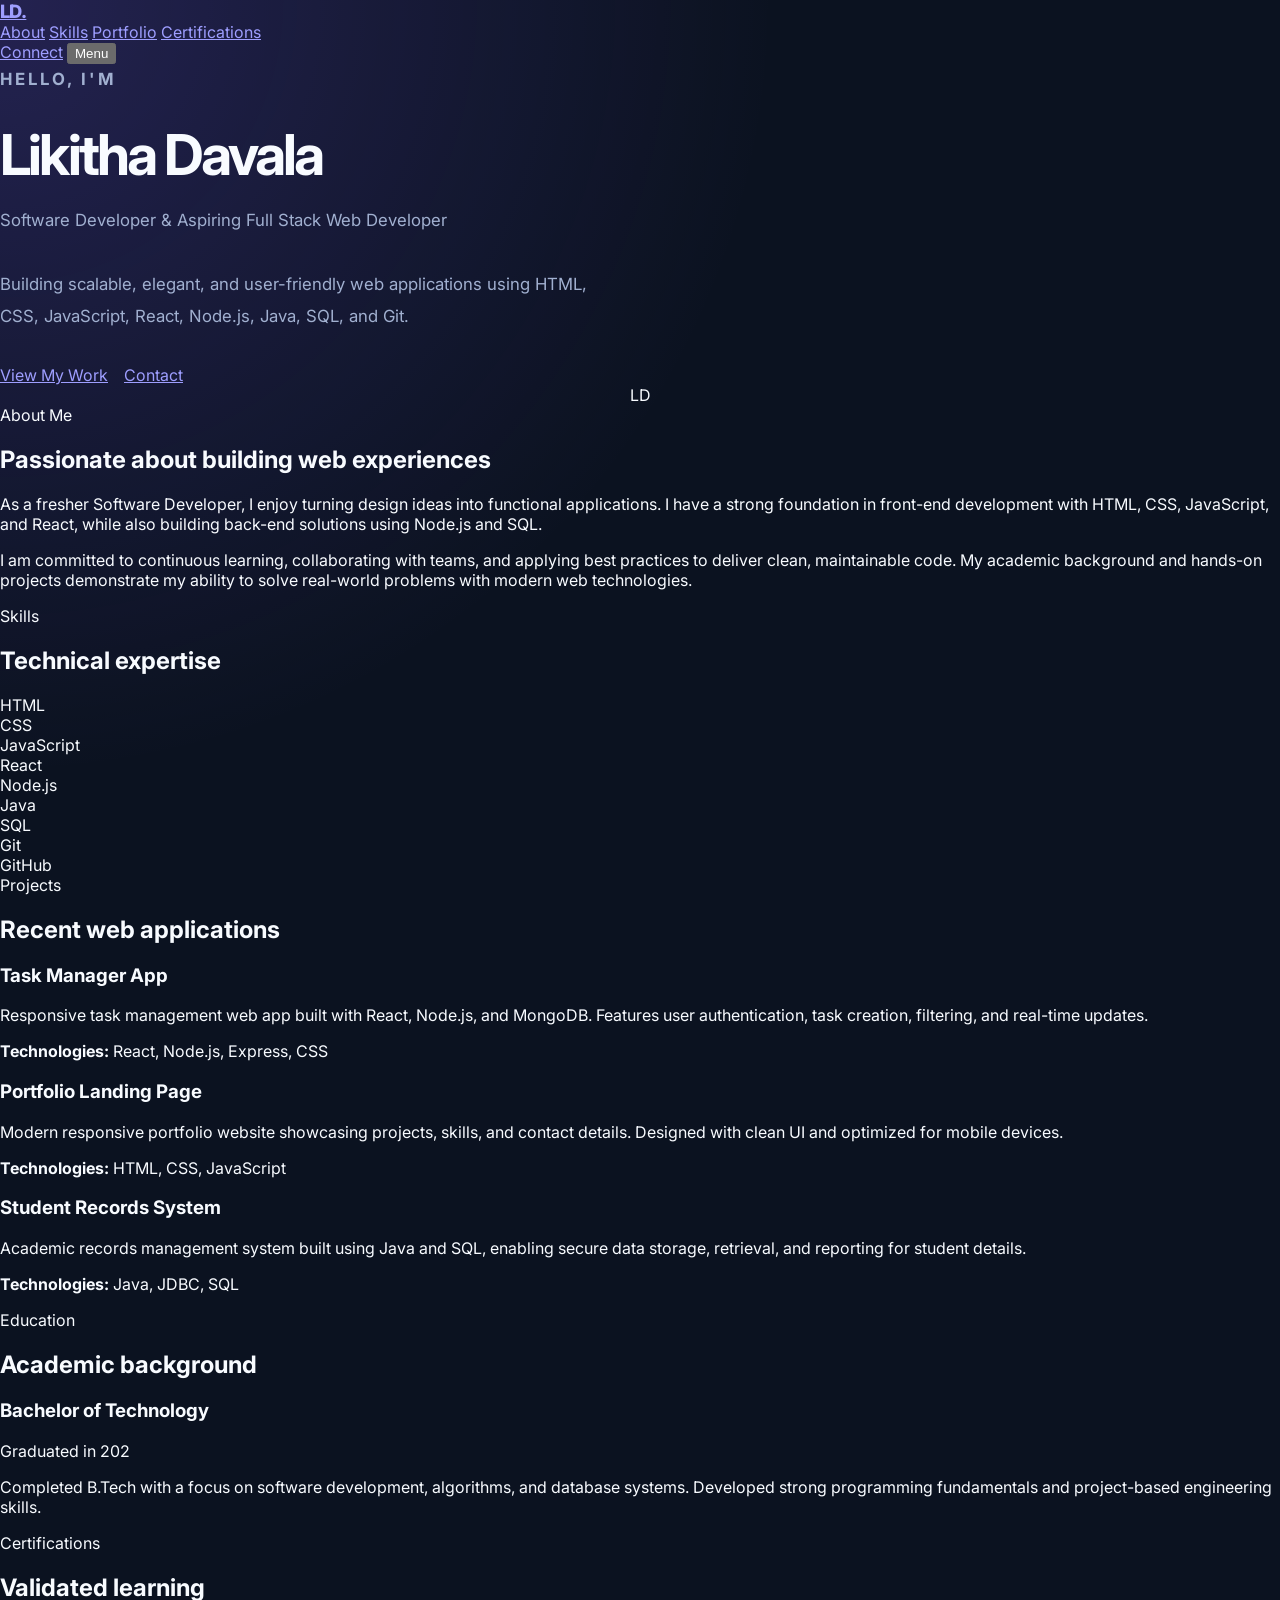
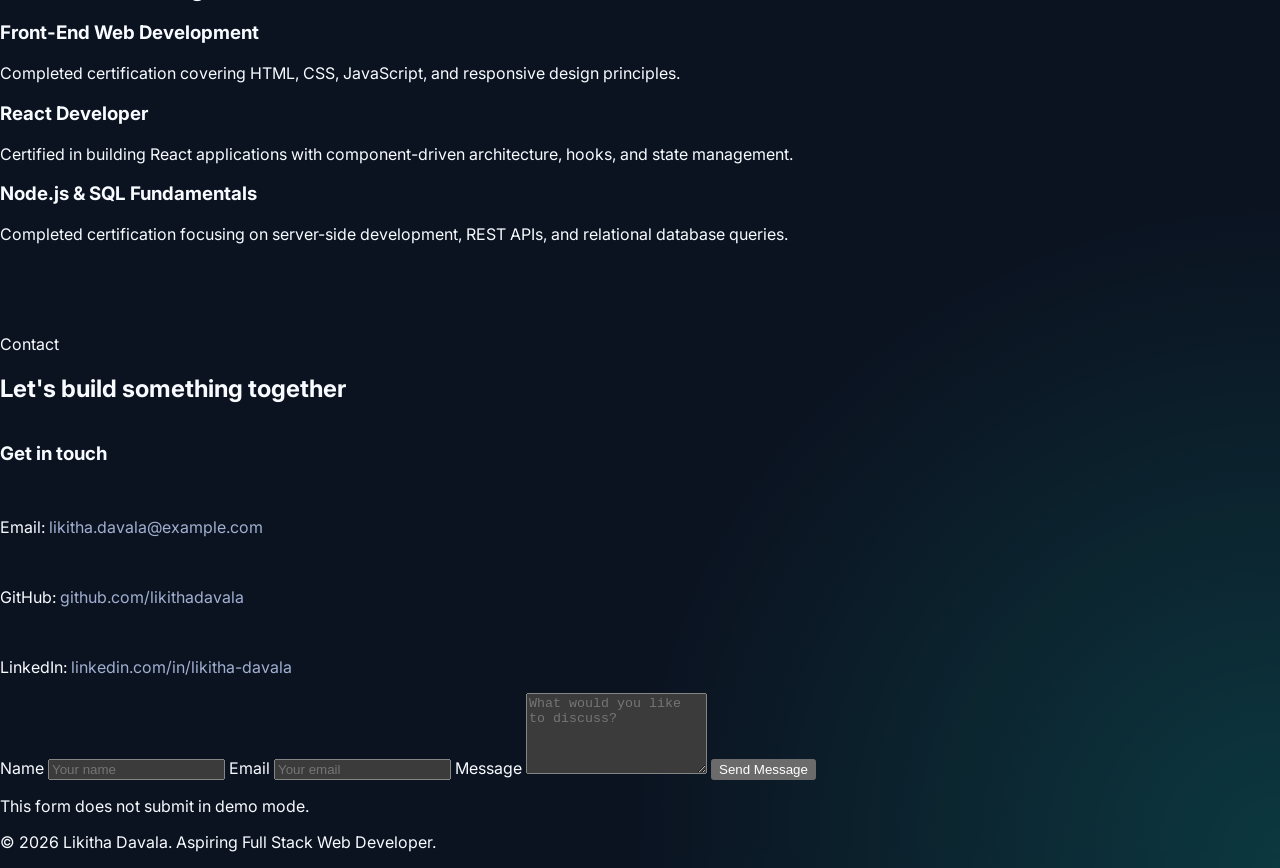
<file: index.html>
<!DOCTYPE html>
<html lang="en">
<head>
  <meta charset="UTF-8" />
  <meta name="viewport" content="width=device-width, initial-scale=1.0" />
  <title>Likitha Davala | Full Stack Web Developer</title>
  <link rel="stylesheet" href="styles.css" />
  <link rel="preconnect" href="https://fonts.googleapis.com">
  <link rel="preconnect" href="https://fonts.gstatic.com" crossorigin>
  <link href="https://fonts.googleapis.com/css2?family=Inter:wght@400;500;600;700;800&display=swap" rel="stylesheet">
</head>
<body>
  <header class="site-header">
    <div class="container header-inner">
      <a class="brand" href="#home">LD.</a>
      <nav class="nav" id="navMenu">
        <a href="#about">About</a>
        <a href="#skills">Skills</a>
        <a href="#projects">Portfolio</a>
        <a href="#certifications">Certifications</a>
      </nav>
      <div class="header-actions">
        <a class="button header-button secondary" href="#contact">Connect</a>
        <button class="nav-toggle" aria-label="Open navigation menu" id="navToggle">Menu</button>
      </div>
    </div>
  </header>

  <main>
    <section class="hero" id="home">
      <div class="hero-decor"></div>
      <div class="container hero-grid">
        <div class="hero-copy">
          <p class="eyebrow">Hello, I'm</p>
          <h1>Likitha Davala</h1>
          <p class="hero-subtitle">Software Developer & Aspiring Full Stack Web Developer</p>
          <p class="hero-text">Building scalable, elegant, and user-friendly web applications using HTML, CSS, JavaScript, React, Node.js, Java, SQL, and Git.</p>
          <div class="hero-actions">
            <a class="button primary" href="#projects">View My Work</a>
            <a class="button secondary" href="#contact">Contact</a>
          </div>
        </div>
        <div class="hero-visual">
          <div class="hero-ring">
            <div class="hero-avatar">LD</div>
          </div>
        </div>
      </div>
    </section>

    <section class="section" id="about">
      <div class="container">
        <div class="section-header">
          <span>About Me</span>
          <h2>Passionate about building web experiences</h2>
        </div>
        <div class="content-grid">
          <p>As a fresher Software Developer, I enjoy turning design ideas into functional applications. I have a strong foundation in front-end development with HTML, CSS, JavaScript, and React, while also building back-end solutions using Node.js and SQL.</p>
          <p>I am committed to continuous learning, collaborating with teams, and applying best practices to deliver clean, maintainable code. My academic background and hands-on projects demonstrate my ability to solve real-world problems with modern web technologies.</p>
        </div>
      </div>
    </section>

    <section class="section bg-light" id="skills">
      <div class="container">
        <div class="section-header">
          <span>Skills</span>
          <h2>Technical expertise</h2>
        </div>
        <div class="skills-grid">
          <div class="skill-card">HTML</div>
          <div class="skill-card">CSS</div>
          <div class="skill-card">JavaScript</div>
          <div class="skill-card">React</div>
          <div class="skill-card">Node.js</div>
          <div class="skill-card">Java</div>
          <div class="skill-card">SQL</div>
          <div class="skill-card">Git</div>
          <div class="skill-card">GitHub</div>
        </div>
      </div>
    </section>

    <section class="section" id="projects">
      <div class="container">
        <div class="section-header">
          <span>Projects</span>
          <h2>Recent web applications</h2>
        </div>
        <div class="projects-grid">
          <article class="project-card">
            <h3>Task Manager App</h3>
            <p>Responsive task management web app built with React, Node.js, and MongoDB. Features user authentication, task creation, filtering, and real-time updates.</p>
            <p><strong>Technologies:</strong> React, Node.js, Express, CSS</p>
          </article>
          <article class="project-card">
            <h3>Portfolio Landing Page</h3>
            <p>Modern responsive portfolio website showcasing projects, skills, and contact details. Designed with clean UI and optimized for mobile devices.</p>
            <p><strong>Technologies:</strong> HTML, CSS, JavaScript</p>
          </article>
          <article class="project-card">
            <h3>Student Records System</h3>
            <p>Academic records management system built using Java and SQL, enabling secure data storage, retrieval, and reporting for student details.</p>
            <p><strong>Technologies:</strong> Java, JDBC, SQL</p>
          </article>
        </div>
      </div>
    </section>

    <section class="section bg-light" id="education">
      <div class="container">
        <div class="section-header">
          <span>Education</span>
          <h2>Academic background</h2>
        </div>
        <div class="timeline">
          <div class="timeline-item">
            <h3>Bachelor of Technology</h3>
            <span>Graduated in 202</span>
            <p>Completed B.Tech with a focus on software development, algorithms, and database systems. Developed strong programming fundamentals and project-based engineering skills.</p>
          </div>
        </div>
      </div>
    </section>

    <section class="section" id="certifications">
      <div class="container">
        <div class="section-header">
          <span>Certifications</span>
          <h2>Validated learning</h2>
        </div>
        <div class="certifications-grid">
          <div class="cert-card">
            <h3>Front-End Web Development</h3>
            <p>Completed certification covering HTML, CSS, JavaScript, and responsive design principles.</p>
          </div>
          <div class="cert-card">
            <h3>React Developer</h3>
            <p>Certified in building React applications with component-driven architecture, hooks, and state management.</p>
          </div>
          <div class="cert-card">
            <h3>Node.js & SQL Fundamentals</h3>
            <p>Completed certification focusing on server-side development, REST APIs, and relational database queries.</p>
          </div>
        </div>
      </div>
    </section>

    <section class="section contact-section" id="contact">
      <div class="container">
        <div class="section-header">
          <span>Contact</span>
          <h2>Let's build something together</h2>
        </div>
        <div class="contact-grid">
          <div class="contact-details">
            <h3>Get in touch</h3>
            <p>Email: <a href="mailto:likitha.davala@example.com">likitha.davala@example.com</a></p>
            <p>GitHub: <a href="https://github.com/likithadavala" target="_blank" rel="noreferrer">github.com/likithadavala</a></p>
            <p>LinkedIn: <a href="https://www.linkedin.com/in/likitha-davala" target="_blank" rel="noreferrer">linkedin.com/in/likitha-davala</a></p>
          </div>
          <form class="contact-form" id="contactForm">
            <label for="name">Name</label>
            <input type="text" id="name" name="name" placeholder="Your name" required />
            <label for="email">Email</label>
            <input type="email" id="email" name="email" placeholder="Your email" required />
            <label for="message">Message</label>
            <textarea id="message" name="message" rows="5" placeholder="What would you like to discuss?" required></textarea>
            <button type="submit" class="button primary">Send Message</button>
            <p class="form-note" id="formNote">This form does not submit in demo mode.</p>
          </form>
        </div>
      </div>
    </section>
  </main>

  <footer class="site-footer">
    <div class="container footer-inner">
      <p>© 2026 Likitha Davala. Aspiring Full Stack Web Developer.</p>
    </div>
  </footer>

  <script src="script.js"></script>
</body>
</html>
</file>
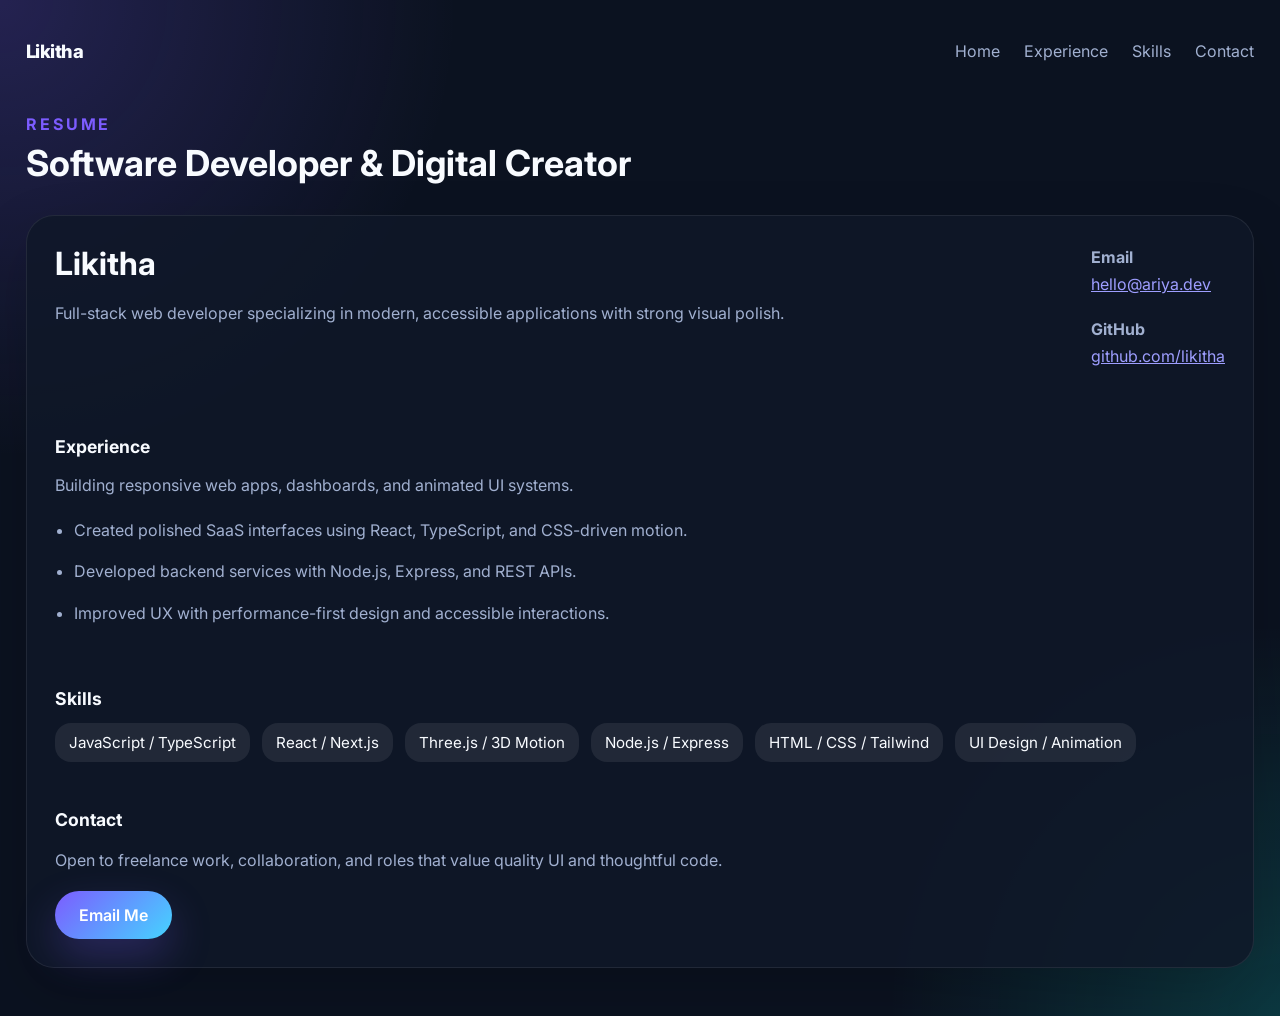
<file: resume.html>
<!DOCTYPE html>
<html lang="en">
<head>
  <meta charset="UTF-8" />
  <meta name="viewport" content="width=device-width, initial-scale=1.0" />
  <title>Likitha | Resume</title>
  <link rel="preconnect" href="https://fonts.googleapis.com">
  <link rel="preconnect" href="https://fonts.gstatic.com" crossorigin>
  <link href="https://fonts.googleapis.com/css2?family=Inter:wght@400;500;600;700;800&display=swap" rel="stylesheet">
  <link rel="stylesheet" href="styles.css" />
</head>
<body>
  <div class="page-wrapper">
    <header class="topbar">
      <div class="brand">Likitha</div>
      <nav class="nav-links">
        <a href="index.html">Home</a>
        <a href="#experience">Experience</a>
        <a href="#skills">Skills</a>
        <a href="#contact">Contact</a>
      </nav>
    </header>

    <main class="resume-page">
      <section class="section-heading">
        <span>Resume</span>
        <h2>Software Developer & Digital Creator</h2>
      </section>

      <div class="glass-card resume-card">
        <div class="resume-top">
          <div>
            <h3>Likitha</h3>
            <p>Full-stack web developer specializing in modern, accessible applications with strong visual polish.</p>
          </div>
          <div class="resume-contact">
            <p><strong>Email</strong><br><a href="mailto:hello@ariya.dev">hello@ariya.dev</a></p>
            <p><strong>GitHub</strong><br><a href="https://github.com/likitha" target="_blank" rel="noreferrer">github.com/likitha</a></p>
          </div>
        </div>

        <section id="experience" class="resume-section">
          <h4>Experience</h4>
          <p class="resume-subtitle">Building responsive web apps, dashboards, and animated UI systems.</p>
          <ul>
            <li>Created polished SaaS interfaces using React, TypeScript, and CSS-driven motion.</li>
            <li>Developed backend services with Node.js, Express, and REST APIs.</li>
            <li>Improved UX with performance-first design and accessible interactions.</li>
          </ul>
        </section>

        <section id="skills" class="resume-section">
          <h4>Skills</h4>
          <div class="resume-skills">
            <span>JavaScript / TypeScript</span>
            <span>React / Next.js</span>
            <span>Three.js / 3D Motion</span>
            <span>Node.js / Express</span>
            <span>HTML / CSS / Tailwind</span>
            <span>UI Design / Animation</span>
          </div>
        </section>

        <section class="resume-section" id="contact">
          <h4>Contact</h4>
          <p>Open to freelance work, collaboration, and roles that value quality UI and thoughtful code.</p>
          <a class="btn btn-primary" href="mailto:hello@ariya.dev">Email Me</a>
        </section>
      </div>
    </main>
  </div>
</body>
</html>
</file>
<file: styles.css>
:root {
  color-scheme: dark;
  --bg: #0b1220;
  --surface: rgba(16, 24, 40, 0.85);
  --surface-strong: rgba(9, 14, 27, 0.9);
  --text: #f8fbff;
  --muted: #a1b0d0;
  --accent: #7c5cff;
  --accent-soft: rgba(124, 92, 255, 0.18);
  --border: rgba(255, 255, 255, 0.08);
  --shadow: 0 30px 80px rgba(0, 0, 0, 0.25);
}

* {
  box-sizing: border-box;
}

html, body {
  margin: 0;
  min-height: 100%;
  font-family: 'Inter', system-ui, sans-serif;
  background: radial-gradient(circle at top left, rgba(124, 92, 255, 0.22), transparent 28%),
              radial-gradient(circle at bottom right, rgba(18, 255, 231, 0.16), transparent 24%),
              var(--bg);
  color: var(--text);
}

body {
  overflow-x: hidden;
}

.page-wrapper {
  max-width: 1300px;
  margin: 0 auto;
  padding: 24px 26px 48px;
}

.topbar {
  display: flex;
  justify-content: space-between;
  align-items: center;
  gap: 24px;
  padding: 16px 0;
}

.brand {
  font-weight: 800;
  letter-spacing: -0.03em;
  font-size: 1.15rem;
}

.nav-links {
  display: flex;
  gap: 24px;
}

.nav-links a {
  color: var(--muted);
  text-decoration: none;
  transition: color 0.22s ease;
}

.nav-links a:hover {
  color: var(--text);
}

.hero-section {
  display: grid;
  grid-template-columns: 1.2fr 1fr;
  align-items: center;
  gap: 48px;
  min-height: calc(100vh - 120px);
  padding: 60px 0;
}

.hero-copy {
  max-width: 620px;
}

.eyebrow {
  text-transform: uppercase;
  letter-spacing: 0.18em;
  color: var(--accent);
  font-weight: 700;
  font-size: 0.82rem;
}

.hero-copy h1 {
  margin: 20px 0 24px;
  font-size: clamp(3rem, 4.4vw, 4.6rem);
  line-height: 0.95;
  letter-spacing: -0.05em;
}

.hero-copy p {
  margin: 0 0 32px;
  max-width: 590px;
  color: var(--muted);
  font-size: 1.05rem;
  line-height: 1.9;
}

.hero-actions {
  display: flex;
  flex-wrap: wrap;
  gap: 16px;
}

.btn {
  display: inline-flex;
  align-items: center;
  justify-content: center;
  padding: 14px 24px;
  border-radius: 999px;
  font-weight: 600;
  text-decoration: none;
  transition: transform 0.2s ease, box-shadow 0.2s ease, background-color 0.2s ease;
}

.btn:hover {
  transform: translateY(-1px);
}

.btn-primary {
  color: #ffffff;
  background: linear-gradient(135deg, #7c5cff, #45d4ff);
  box-shadow: 0 18px 40px rgba(124, 92, 255, 0.25);
}

.btn-secondary {
  color: var(--text);
  background: rgba(255, 255, 255, 0.08);
  border: 1px solid rgba(255, 255, 255, 0.12);
}

.hero-visual {
  display: grid;
  place-items: center;
}

.screenshot-card {
  width: min(200px, 100%);
  aspect-ratio: 4 / 5;
  border: 1px solid var(--border);
  border-radius: 32px;
  background: linear-gradient(180deg, rgba(15, 24, 47, 0.9), rgba(10, 15, 31, 0.8));
  box-shadow: var(--shadow);
  backdrop-filter: blur(18px);
  overflow: hidden;
  position: relative;
}

.screenshot-header {
  position: absolute;
  top: 18px;
  left: 18px;
  display: flex;
  gap: 10px;
  z-index: 1;
}

.dot {
  width: 12px;
  height: 12px;
  border-radius: 999px;
  display: block;
}

.dot.red { background: #ff5c5c; }
.dot.yellow { background: #ffbd4c; }
.dot.green { background: #49d37c; }

#hero-canvas {
  width: 100%;
  height: 100%;
  display: block;
}

.info-section,
.contact-section {
  margin-top: 90px;
}

.section-heading {
  max-width: 680px;
  margin-bottom: 32px;
}

.section-heading span {
  display: inline-block;
  color: var(--accent);
  font-weight: 700;
  margin-bottom: 10px;
  text-transform: uppercase;
  letter-spacing: 0.18em;
}

.section-heading h2 {
  margin: 0;
  font-size: clamp(2rem, 2.8vw, 3.2rem);
  line-height: 1.08;
}

.info-grid {
  display: grid;
  grid-template-columns: repeat(3, minmax(0, 1fr));
  gap: 24px;
}

.glass-card {
  background: var(--surface);
  border: 1px solid var(--border);
  border-radius: 28px;
  padding: 28px;
  box-shadow: 0 24px 60px rgba(0, 0, 0, 0.18);
}

.glass-card h3 {
  margin-top: 0;
  font-size: 1.25rem;
}

.glass-card p {
  color: var(--muted);
  line-height: 1.8;
}

.contact-card {
  display: grid;
  gap: 24px;
  padding: 36px;
}

.contact-details {
  display: grid;
  gap: 18px;
}

.contact-details strong {
  display: block;
  margin-bottom: 8px;
  color: var(--text);
}

.contact-details a,
.contact-details span {
  color: var(--muted);
  text-decoration: none;
}

.resume-page {
  margin-top: 36px;
}

.resume-card {
  display: grid;
  gap: 24px;
}

.resume-top {
  display: flex;
  justify-content: space-between;
  align-items: flex-start;
  gap: 32px;
  flex-wrap: wrap;
}

.resume-top h3 {
  margin: 0;
  font-size: 2rem;
}

.resume-contact p {
  margin: 0 0 18px;
  color: var(--muted);
  line-height: 1.7;
}

.resume-section h4 {
  margin-bottom: 14px;
  font-size: 1.1rem;
}

.resume-subtitle {
  margin: 8px 0 16px;
  color: var(--muted);
}

.resume-section ul {
  margin: 0;
  padding-left: 1.2rem;
  color: var(--muted);
  line-height: 1.85;
}

.resume-section ul li {
  margin-bottom: 12px;
}

.resume-skills {
  display: flex;
  flex-wrap: wrap;
  gap: 12px;
}

.resume-skills span {
  background: rgba(255, 255, 255, 0.08);
  padding: 10px 14px;
  border-radius: 16px;
  color: var(--text);
  font-size: 0.95rem;
}

@media (max-width: 980px) {
  .hero-section {
    grid-template-columns: 1fr;
    min-height: auto;
    padding-top: 40px;
  }

  .info-grid {
    grid-template-columns: 1fr;
  }
}

@media (max-width: 640px) {
  .page-wrapper {
    padding: 18px 18px 36px;
  }

  .nav-links {
    flex-wrap: wrap;
    justify-content: flex-start;
  }

  .hero-copy h1 {
    font-size: 3rem;
  }

  .glass-card {
    padding: 24px;
  }
}
</file>
